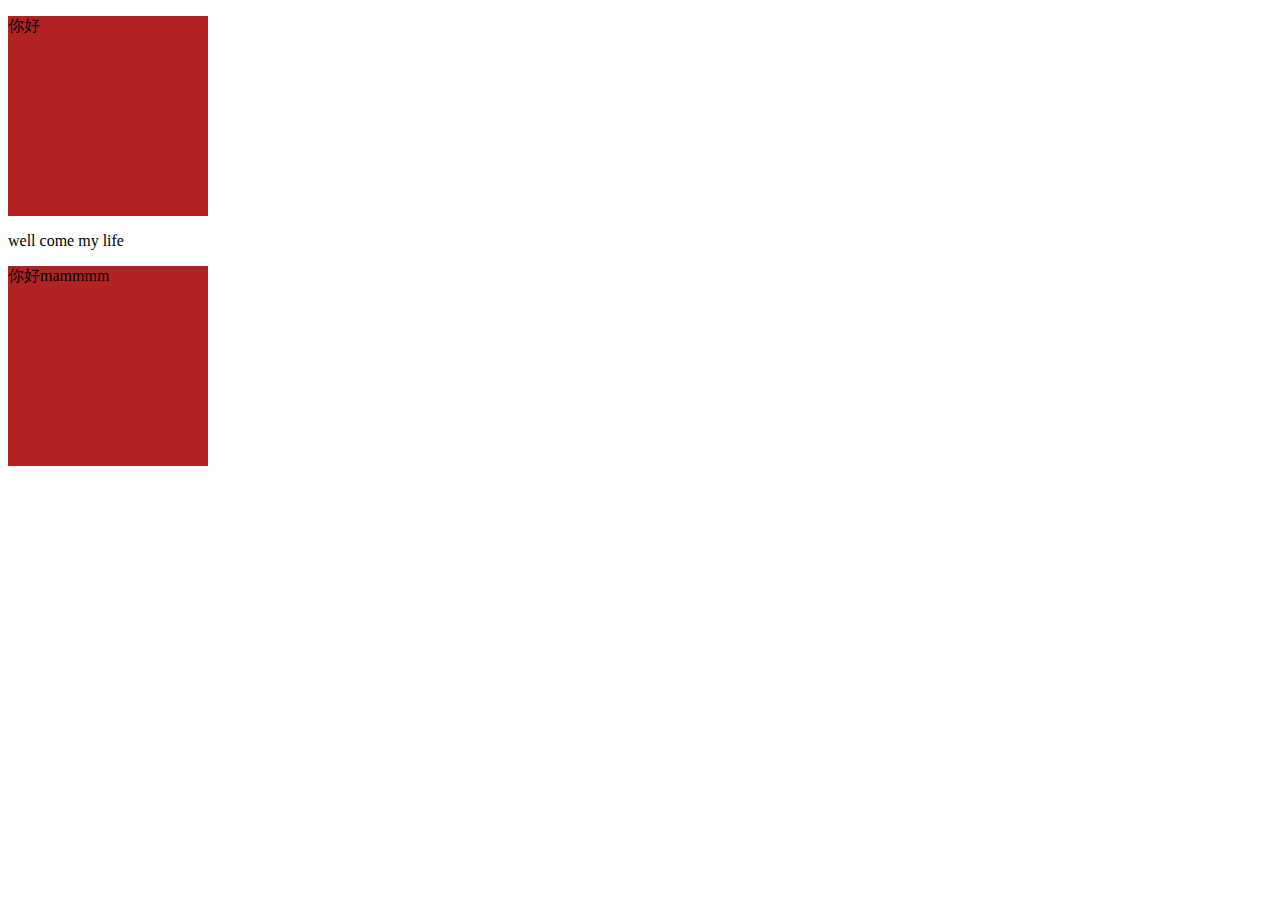
<file: index.html>
<!DOCTYPE html>
<html>
	<head>
		<meta charset="utf-8" />
		<title></title>
		<link rel="stylesheet" href="src/style.css" />
	</head>
	<body>

		<p>你好</p>
		<div>well come my life</div>

		<p>你好mammmm</p>
		

	</body>
</html>
</file>
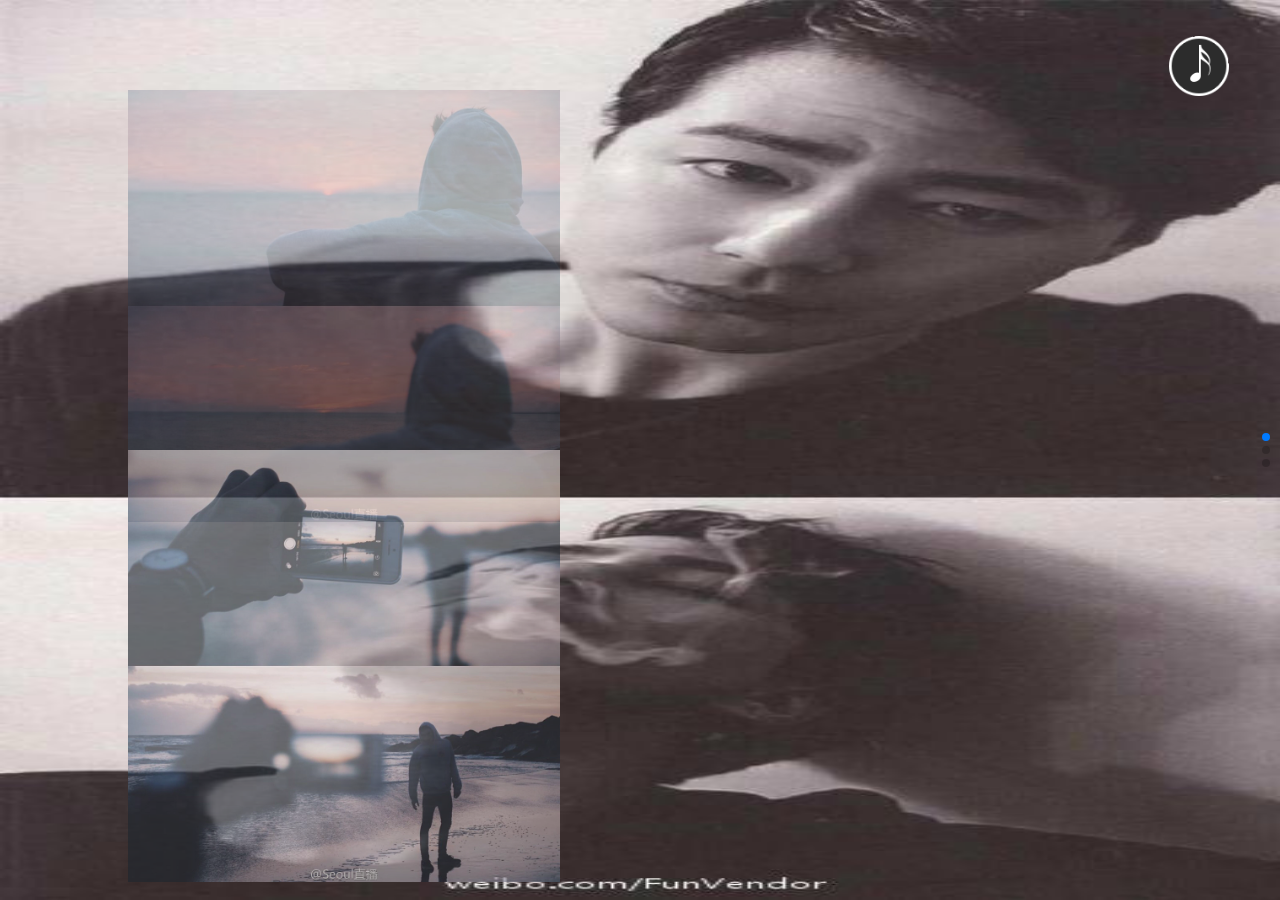
<file: scene/index.html>
<!DOCTYPE html>
	<html>
	<head>
	    <meta charset="utf-8">
	    <meta name="viewport" content="width=device-width,initial-scale=1,minimum-scale=1,maximum-scale=1,user-scalable=no" />
	    <title></title>
	    <link rel="stylesheet" href="swiper/swiper-3.3.1.min.css" />
	    <link rel="stylesheet" href="css/scene.css" />
	    <link rel="stylesheet" href="swiper/animate.min.css" />
	    <link rel="stylesheet" href="font_6emg27ej2e6irudi/iconfont.css" />
	    <script type="text/javascript" src="js/scene.js" ></script>
	   
	</head>
	<body>
			<div class="audio">
				<img id="img" src="img/audio1.png" style="width: 60px;height: 60px;"/>
				<audio src="Morning.mp3" autoplay="autoplay"loop="loop"></audio>
			</div>
				<div class="swiper-container">
		            <div class="swiper-wrapper">
				        <div class="swiper-slide one">
				        	<div class="one_img ani" swiper-animate-effect="fadeInLeft" swiper-animate-
				        		duration="0.5s" swiper-animate-delay="0.3s"><img src="img/IMG_4464.JPG"/></div>
				        	<div class="one_img2 ani"swiper-animate-effect="fadeInRight" swiper-animate-
				        		duration="1.5s" swiper-animate-delay="1s"><img src="img/IMG_4466.JPG"/></div>			   
				        </div>
				        <div class="swiper-slide two">
				        	<div class="one_img ani" swiper-animate-effect="fadeInLeft" swiper-animate-
				        		duration="10s" swiper-animate-delay="0.3s">
				        	<p class="p"></p>
				        	<div id="bg"></div>
				        	<div class="one_img11 ani" swiper-animate-effect="fadeInLeft" swiper-animate-
				        		duration="0.5s" swiper-animate-delay="0.3s"><img src="img/IMG_5786.JPG"/></div>
			        		<div class="one_img22 ani" swiper-animate-effect="fadeInLeft" swiper-animate-
				        		duration="0.5s" swiper-animate-delay="0.8s"><img src="img/IMG_5787.JPG"/></div>
			        		<div class="one_img33 ani" swiper-animate-effect="fadeInRight" swiper-animate-
				        		duration="0.5s" swiper-animate-delay="1.3s"><img src="img/IMG_5788.JPG"/></div>
			        		<div class="one_img44 ani" swiper-animate-effect="fadeInRight" swiper-animate-
				        		duration="0.5s" swiper-animate-delay="1.8s"><img src="img/IMG_5789.JPG"/></div>
				        	
				        	</div>
				        </div>
				        <div class="swiper-slide three">
				        	<div class="one_img ani" swiper-animate-effect="fadeInLeft" swiper-animate-
				        		duration="0.5s" swiper-animate-delay="0.3s"><p>1.从前有座山，山里有个庙，庙里有个老和尚
				        		 老和尚说：“来啊，快活啊！反正有大把时光”</p></div>
			        		 <div class="one_img ani" swiper-animate-effect="fadeInLeft" swiper-animate-
			        			duration="0.5s" swiper-animate-delay="2s"><p>2.有一天鸽子和青蛙相遇了，鸽子说：“姑姑”
			        			青蛙说：“过儿”</p></div>
			        		<div class="one_img ani" swiper-animate-effect="fadeInLeft" swiper-animate-
			        			duration="0.5s" swiper-animate-delay="3s"><p>3.吃葡萄不吐葡萄皮，不吃葡萄
			        			你给我滚一边去！</p></div>
			        		<div class="one_img ani" swiper-animate-effect="fadeInLeft" swiper-animate-
			        			duration="0.5s" swiper-animate-delay="4s"><p>4.牛郎年年念刘娘，刘娘：“不约”</p></div>
				        		 
		        		    <div class="one_img3 ani" swiper-animate-effect="bounceIn" swiper-animate-
			        		     duration="0.5s" swiper-animate-delay="6S"><img src="img/IMG_5658.JPG"/></div>
				        		 
				        </div>
				    </div>
				    <!-- 如果需要分页器 -->
				    <div class="swiper-pagination"></div>
				    <div class="swiper-scrollbar"></div>
		
			</div>
		<script type="text/javascript" src="swiper/swiper-3.3.1.min.js" ></script>
		<script type="text/javascript" src="swiper/swiper.animate1.0.2.min.js" ></script>
		<script type="text/javascript" src="swiper/jquery-1.11.0.min.js" ></script>
		<script type="text/javascript">
				 var mySwiper = new Swiper ('.swiper-container', {
				    direction: 'vertical',
				    loop: true,
				    
				    // 如果需要分页器
				    pagination: '.swiper-pagination',
				     scrollbar: '.swiper-scrollbar',
				    
				    onInit: function(swiper){ //Swiper2.x的初始化是onFirstInit
			  			swiperAnimateCache(swiper); //隐藏动画元素 
					    swiperAnimate(swiper); //初始化完成开始动画
					 }, 
						 onSlideChangeEnd: function(swiper){ 
						    swiperAnimate(swiper); //每个slide切换结束时也运行当前slide动画
					  } 
						   
		  })  
		  
		  $("audio")[0].play();		  
		  $(".audio").click(function(){
		  	//animationPlayState
		  	if($(".audio").css("animationPlayState")=="running"){
		  		$(this).css("animationPlayState","paused");
		  		$("#img").attr("src","img/audio2.png");
		  		$("audio")[0].pause();		  		
		  	}else{
		  		$(this).css("animationPlayState","running");
		  		$("#img").attr("src","img/audio1.png");
		  		$("audio")[0].play();	
		  	}
		  })
		  
		  
		   setInterval(func,1500);
		   setInterval(func,2000);
			function func(){
			 $(".p").empty();
			 
			    var a=[1,2,3,4,5,6,7,8,9,10,1,2,3,4,5,6,7,8,9,10,1,2,3,4,5,6,7,8,9,10,1,2,3,4,5,6,7,8,9,10,1,2,3,4,5,6,7,8,
			    9,10,1,2,3,4,5,6,7,8,9,10,1,2,3,4,5,6,7,8,9,10];
			    var b=["red","pink","gold","blue","yellow","green","fuchsia","salmon","firebrick","blueviolet"]
			    $.each(a, function(indes,val) {
			    	var x=$("<span class='icon iconfont icon-star-outline'></span>");
			    	//随机数
			    	var num=parseInt(Math.random()*15);
			    	var num2=parseInt(Math.random());
			    	x.css({"color":b[num],"font-size":"40px"});
			    	x.animate({"top":num*num*5,"left":num2*num2},0)
				    $(".p").append(x);
				
			    });
			}
			func()
		</script>
	</body>
	</html>
</file>
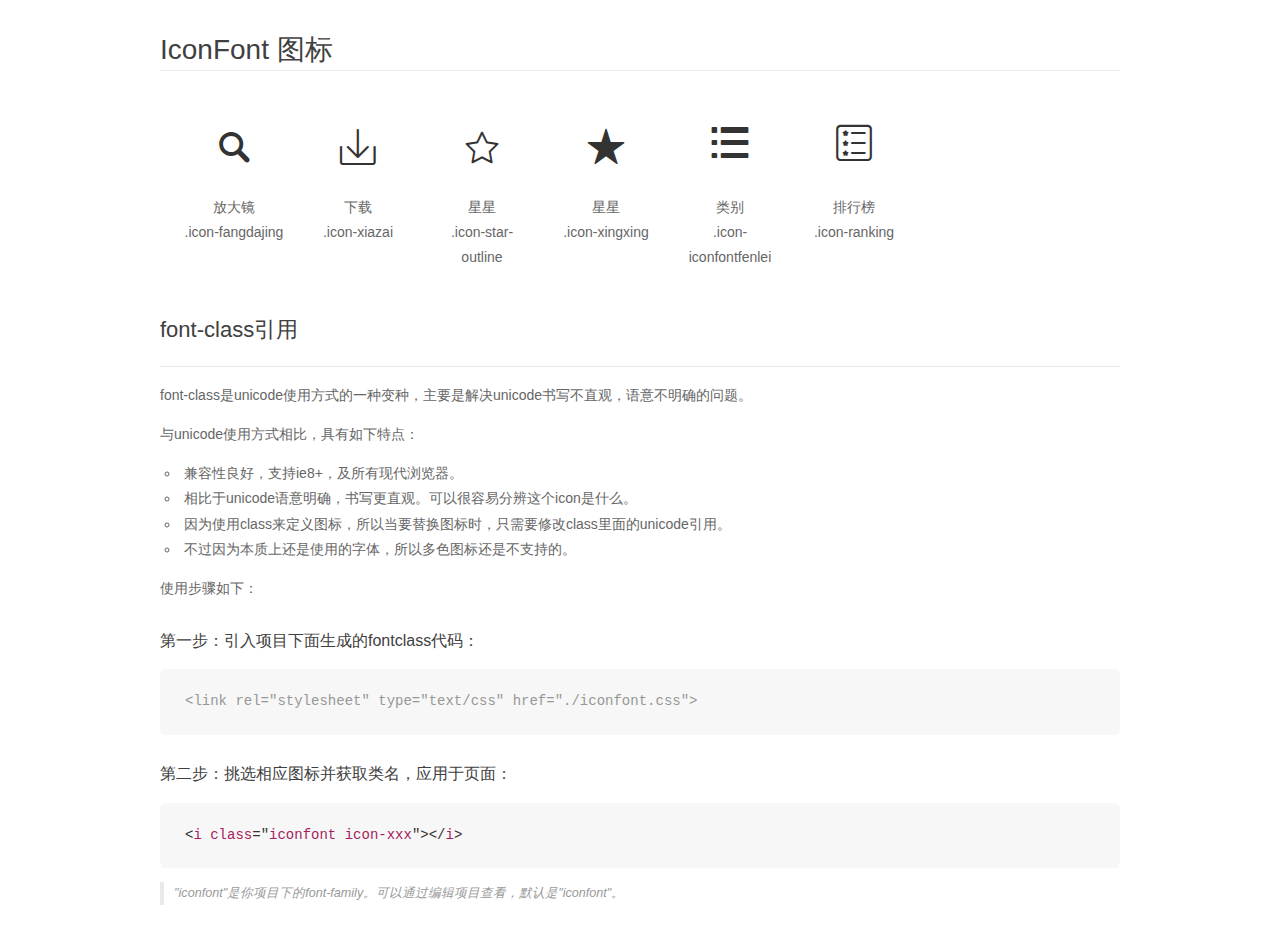
<file: scene/font_6emg27ej2e6irudi/demo_fontclass.html>
<!DOCTYPE html>
<html>
<head>
    <meta charset="utf-8"/>
    <title>IconFont</title>
    <link rel="stylesheet" href="demo.css">
    <link rel="stylesheet" href="iconfont.css">
</head>
<body>
    <div class="main markdown">
        <h1>IconFont 图标</h1>
        <ul class="icon_lists clear">
            
                <li>
                <i class="icon iconfont icon-fangdajing"></i>
                    <div class="name">放大镜</div>
                    <div class="fontclass">.icon-fangdajing</div>
                </li>
            
                <li>
                <i class="icon iconfont icon-xiazai"></i>
                    <div class="name">下载</div>
                    <div class="fontclass">.icon-xiazai</div>
                </li>
            
                <li>
                <i class="icon iconfont icon-star-outline"></i>
                    <div class="name">星星</div>
                    <div class="fontclass">.icon-star-outline</div>
                </li>
            
                <li>
                <i class="icon iconfont icon-xingxing"></i>
                    <div class="name">星星</div>
                    <div class="fontclass">.icon-xingxing</div>
                </li>
            
                <li>
                <i class="icon iconfont icon-iconfontfenlei"></i>
                    <div class="name">类别</div>
                    <div class="fontclass">.icon-iconfontfenlei</div>
                </li>
            
                <li>
                <i class="icon iconfont icon-ranking"></i>
                    <div class="name">排行榜</div>
                    <div class="fontclass">.icon-ranking</div>
                </li>
            
        </ul>

        <h2 id="font-class-">font-class引用</h2>
        <hr>

        <p>font-class是unicode使用方式的一种变种，主要是解决unicode书写不直观，语意不明确的问题。</p>
        <p>与unicode使用方式相比，具有如下特点：</p>
        <ul>
        <li>兼容性良好，支持ie8+，及所有现代浏览器。</li>
        <li>相比于unicode语意明确，书写更直观。可以很容易分辨这个icon是什么。</li>
        <li>因为使用class来定义图标，所以当要替换图标时，只需要修改class里面的unicode引用。</li>
        <li>不过因为本质上还是使用的字体，所以多色图标还是不支持的。</li>
        </ul>
        <p>使用步骤如下：</p>
        <h3 id="-fontclass-">第一步：引入项目下面生成的fontclass代码：</h3>


        <pre><code class="lang-js hljs javascript"><span class="hljs-comment">&lt;link rel="stylesheet" type="text/css" href="./iconfont.css"&gt;</span></code></pre>
        <h3 id="-">第二步：挑选相应图标并获取类名，应用于页面：</h3>
        <pre><code class="lang-css hljs">&lt;<span class="hljs-selector-tag">i</span> <span class="hljs-selector-tag">class</span>="<span class="hljs-selector-tag">iconfont</span> <span class="hljs-selector-tag">icon-xxx</span>"&gt;&lt;/<span class="hljs-selector-tag">i</span>&gt;</code></pre>
        <blockquote>
        <p>"iconfont"是你项目下的font-family。可以通过编辑项目查看，默认是"iconfont"。</p>
        </blockquote>
    </div>
</body>
</html>
</file>
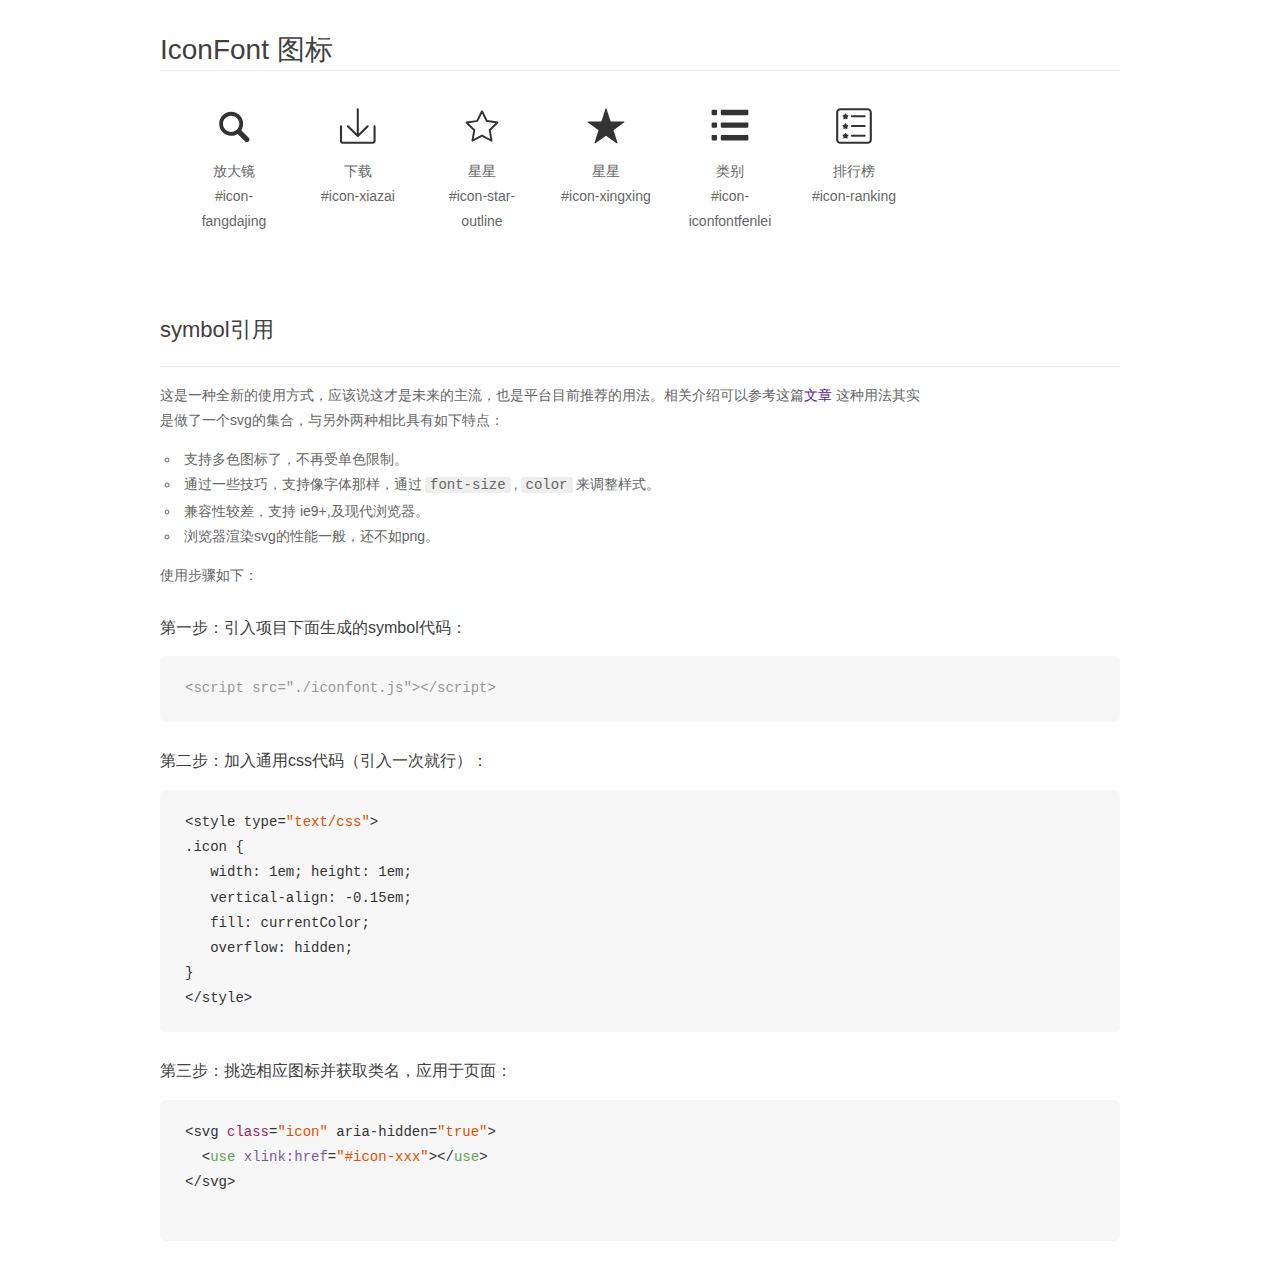
<file: scene/font_6emg27ej2e6irudi/demo_symbol.html>
<!DOCTYPE html>
<html>
<head>
    <meta charset="utf-8"/>
    <title>IconFont</title>
    <link rel="stylesheet" href="demo.css">
    <script src="iconfont.js"></script>

    <style type="text/css">
        .icon {
          /* 通过设置 font-size 来改变图标大小 */
          width: 1em; height: 1em;
          /* 图标和文字相邻时，垂直对齐 */
          vertical-align: -0.15em;
          /* 通过设置 color 来改变 SVG 的颜色/fill */
          fill: currentColor;
          /* path 和 stroke 溢出 viewBox 部分在 IE 下会显示
             normalize.css 中也包含这行 */
          overflow: hidden;
        }

    </style>
</head>
<body>
    <div class="main markdown">
        <h1>IconFont 图标</h1>
        <ul class="icon_lists clear">
            
                <li>
                    <svg class="icon" aria-hidden="true">
                        <use xlink:href="#icon-fangdajing"></use>
                    </svg>
                    <div class="name">放大镜</div>
                    <div class="fontclass">#icon-fangdajing</div>
                </li>
            
                <li>
                    <svg class="icon" aria-hidden="true">
                        <use xlink:href="#icon-xiazai"></use>
                    </svg>
                    <div class="name">下载</div>
                    <div class="fontclass">#icon-xiazai</div>
                </li>
            
                <li>
                    <svg class="icon" aria-hidden="true">
                        <use xlink:href="#icon-star-outline"></use>
                    </svg>
                    <div class="name">星星</div>
                    <div class="fontclass">#icon-star-outline</div>
                </li>
            
                <li>
                    <svg class="icon" aria-hidden="true">
                        <use xlink:href="#icon-xingxing"></use>
                    </svg>
                    <div class="name">星星</div>
                    <div class="fontclass">#icon-xingxing</div>
                </li>
            
                <li>
                    <svg class="icon" aria-hidden="true">
                        <use xlink:href="#icon-iconfontfenlei"></use>
                    </svg>
                    <div class="name">类别</div>
                    <div class="fontclass">#icon-iconfontfenlei</div>
                </li>
            
                <li>
                    <svg class="icon" aria-hidden="true">
                        <use xlink:href="#icon-ranking"></use>
                    </svg>
                    <div class="name">排行榜</div>
                    <div class="fontclass">#icon-ranking</div>
                </li>
            
        </ul>


        <h2 id="symbol-">symbol引用</h2>
        <hr>

        <p>这是一种全新的使用方式，应该说这才是未来的主流，也是平台目前推荐的用法。相关介绍可以参考这篇<a href="">文章</a>
        这种用法其实是做了一个svg的集合，与另外两种相比具有如下特点：</p>
        <ul>
          <li>支持多色图标了，不再受单色限制。</li>
          <li>通过一些技巧，支持像字体那样，通过<code>font-size</code>,<code>color</code>来调整样式。</li>
          <li>兼容性较差，支持 ie9+,及现代浏览器。</li>
          <li>浏览器渲染svg的性能一般，还不如png。</li>
        </ul>
        <p>使用步骤如下：</p>
        <h3 id="-symbol-">第一步：引入项目下面生成的symbol代码：</h3>
        <pre><code class="lang-js hljs javascript"><span class="hljs-comment">&lt;script src="./iconfont.js"&gt;&lt;/script&gt;</span></code></pre>
        <h3 id="-css-">第二步：加入通用css代码（引入一次就行）：</h3>
        <pre><code class="lang-js hljs javascript">&lt;style type=<span class="hljs-string">"text/css"</span>&gt;
.icon {
   width: <span class="hljs-number">1</span>em; height: <span class="hljs-number">1</span>em;
   vertical-align: <span class="hljs-number">-0.15</span>em;
   fill: currentColor;
   overflow: hidden;
}
&lt;<span class="hljs-regexp">/style&gt;</span></code></pre>
        <h3 id="-">第三步：挑选相应图标并获取类名，应用于页面：</h3>
        <pre><code class="lang-js hljs javascript">&lt;svg <span class="hljs-class"><span class="hljs-keyword">class</span></span>=<span class="hljs-string">"icon"</span> aria-hidden=<span class="hljs-string">"true"</span>&gt;<span class="xml"><span class="hljs-tag">
  &lt;<span class="hljs-name">use</span> <span class="hljs-attr">xlink:href</span>=<span class="hljs-string">"#icon-xxx"</span>&gt;</span><span class="hljs-tag">&lt;/<span class="hljs-name">use</span>&gt;</span>
</span>&lt;<span class="hljs-regexp">/svg&gt;
        </span></code></pre>
    </div>
</body>
</html>
</file>
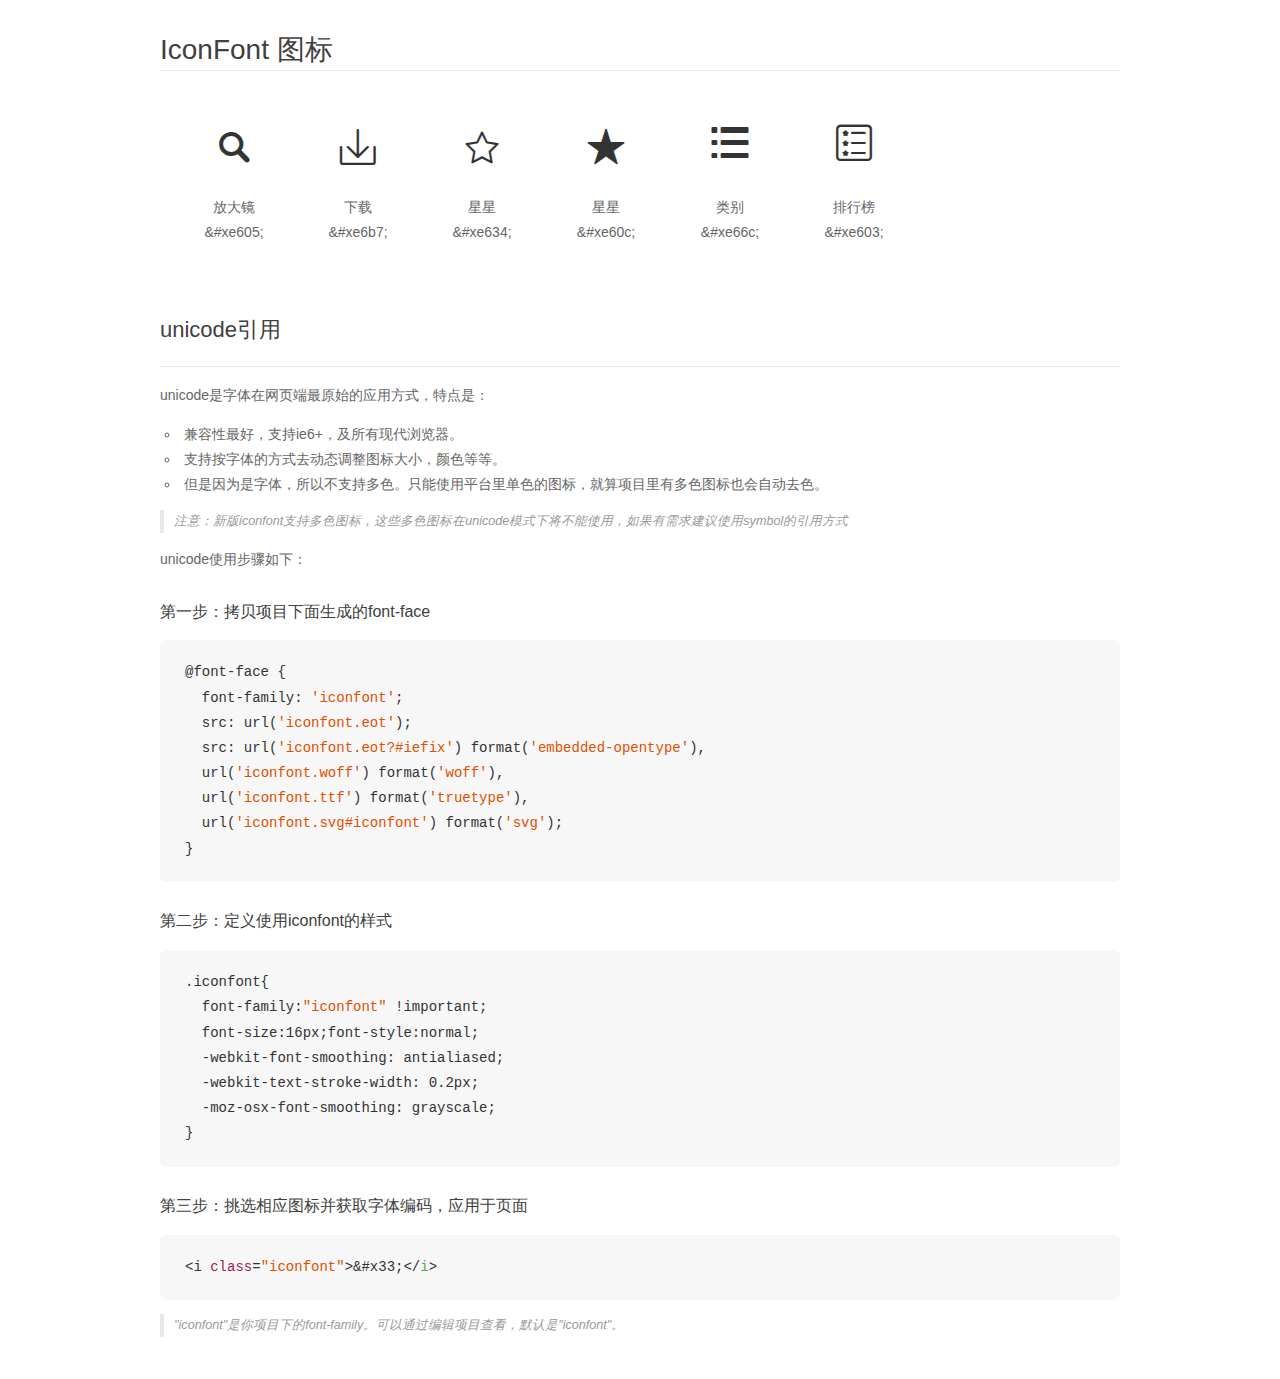
<file: scene/font_6emg27ej2e6irudi/demo_unicode.html>
<!DOCTYPE html>
<html>
<head>
    <meta charset="utf-8"/>
    <title>IconFont</title>
    <link rel="stylesheet" href="demo.css">

    <style type="text/css">

        @font-face {font-family: "iconfont";
          src: url('iconfont.eot'); /* IE9*/
          src: url('iconfont.eot#iefix') format('embedded-opentype'), /* IE6-IE8 */
          url('iconfont.woff') format('woff'), /* chrome, firefox */
          url('iconfont.ttf') format('truetype'), /* chrome, firefox, opera, Safari, Android, iOS 4.2+*/
          url('iconfont.svg#iconfont') format('svg'); /* iOS 4.1- */
        }

        .iconfont {
          font-family:"iconfont" !important;
          font-size:16px;
          font-style:normal;
          -webkit-font-smoothing: antialiased;
          -webkit-text-stroke-width: 0.2px;
          -moz-osx-font-smoothing: grayscale;
        }

    </style>
</head>
<body>
    <div class="main markdown">
        <h1>IconFont 图标</h1>
        <ul class="icon_lists clear">
            
                <li>
                <i class="icon iconfont">&#xe605;</i>
                    <div class="name">放大镜</div>
                    <div class="code">&amp;#xe605;</div>
                </li>
            
                <li>
                <i class="icon iconfont">&#xe6b7;</i>
                    <div class="name">下载</div>
                    <div class="code">&amp;#xe6b7;</div>
                </li>
            
                <li>
                <i class="icon iconfont">&#xe634;</i>
                    <div class="name">星星</div>
                    <div class="code">&amp;#xe634;</div>
                </li>
            
                <li>
                <i class="icon iconfont">&#xe60c;</i>
                    <div class="name">星星</div>
                    <div class="code">&amp;#xe60c;</div>
                </li>
            
                <li>
                <i class="icon iconfont">&#xe66c;</i>
                    <div class="name">类别</div>
                    <div class="code">&amp;#xe66c;</div>
                </li>
            
                <li>
                <i class="icon iconfont">&#xe603;</i>
                    <div class="name">排行榜</div>
                    <div class="code">&amp;#xe603;</div>
                </li>
            
        </ul>
        <h2 id="unicode-">unicode引用</h2>
        <hr>

        <p>unicode是字体在网页端最原始的应用方式，特点是：</p>
        <ul>
        <li>兼容性最好，支持ie6+，及所有现代浏览器。</li>
        <li>支持按字体的方式去动态调整图标大小，颜色等等。</li>
        <li>但是因为是字体，所以不支持多色。只能使用平台里单色的图标，就算项目里有多色图标也会自动去色。</li>
        </ul>
        <blockquote>
        <p>注意：新版iconfont支持多色图标，这些多色图标在unicode模式下将不能使用，如果有需求建议使用symbol的引用方式</p>
        </blockquote>
        <p>unicode使用步骤如下：</p>
        <h3 id="-font-face">第一步：拷贝项目下面生成的font-face</h3>
        <pre><code class="lang-js hljs javascript">@font-face {
  font-family: <span class="hljs-string">'iconfont'</span>;
  src: url(<span class="hljs-string">'iconfont.eot'</span>);
  src: url(<span class="hljs-string">'iconfont.eot?#iefix'</span>) format(<span class="hljs-string">'embedded-opentype'</span>),
  url(<span class="hljs-string">'iconfont.woff'</span>) format(<span class="hljs-string">'woff'</span>),
  url(<span class="hljs-string">'iconfont.ttf'</span>) format(<span class="hljs-string">'truetype'</span>),
  url(<span class="hljs-string">'iconfont.svg#iconfont'</span>) format(<span class="hljs-string">'svg'</span>);
}
</code></pre>
        <h3 id="-iconfont-">第二步：定义使用iconfont的样式</h3>
        <pre><code class="lang-js hljs javascript">.iconfont{
  font-family:<span class="hljs-string">"iconfont"</span> !important;
  font-size:<span class="hljs-number">16</span>px;font-style:normal;
  -webkit-font-smoothing: antialiased;
  -webkit-text-stroke-width: <span class="hljs-number">0.2</span>px;
  -moz-osx-font-smoothing: grayscale;
}
</code></pre>
        <h3 id="-">第三步：挑选相应图标并获取字体编码，应用于页面</h3>
        <pre><code class="lang-js hljs javascript">&lt;i <span class="hljs-class"><span class="hljs-keyword">class</span></span>=<span class="hljs-string">"iconfont"</span>&gt;&amp;#x33;<span class="xml"><span class="hljs-tag">&lt;/<span class="hljs-name">i</span>&gt;</span></span></code></pre>

        <blockquote>
        <p>"iconfont"是你项目下的font-family。可以通过编辑项目查看，默认是"iconfont"。</p>
        </blockquote>
    </div>


</body>
</html>
</file>
<file: src/style.css>
p{
	width: 200px;
	height: 200px;
	background: firebrick;
}
</file>
<file: scene/font_6emg27ej2e6irudi/iconfont.css>
@font-face {font-family: "iconfont";
  src: url('iconfont.eot?t=1487752334180'); /* IE9*/
  src: url('iconfont.eot?t=1487752334180#iefix') format('embedded-opentype'), /* IE6-IE8 */
  url('iconfont.woff?t=1487752334180') format('woff'), /* chrome, firefox */
  url('iconfont.ttf?t=1487752334180') format('truetype'), /* chrome, firefox, opera, Safari, Android, iOS 4.2+*/
  url('iconfont.svg?t=1487752334180#iconfont') format('svg'); /* iOS 4.1- */
}

.iconfont {
  font-family:"iconfont" !important;
  font-size:16px;
  font-style:normal;
  -webkit-font-smoothing: antialiased;
  -moz-osx-font-smoothing: grayscale;
}

.icon-fangdajing:before { content: "\e605"; }

.icon-xiazai:before { content: "\e6b7"; }

.icon-star-outline:before { content: "\e634"; }

.icon-xingxing:before { content: "\e60c"; }

.icon-iconfontfenlei:before { content: "\e66c"; }

.icon-ranking:before { content: "\e603"; }
</file>
<file: scene/css/scene.css>
*{
	margin: 0;
	padding: 0;
}
html,body{
	height: 100%;
	width: 100%;
	overflow: hidden;
	}
.swiper-container{
	height: 100%;
	width: 100%;
}
.swiper-slide{
	height: 100%;
	width: 100%;
}
.one{
	/*background: goldenrod;*/
	background:url(../img/IMG_2914.JPG) no-repeat;
	background-size: 100% 100%;
	position: relative;
}
.one_img{
	width: 8rem;
	position: absolute;
	top: 10%;
	left: 10%;
	opacity: 0.5;	
}
.one_img img{
	width: 100%;
	display: block;
	opacity: 0.6;
}
.one_img2{
	width: 8rem;
	position: absolute;
	top: 50%;
	left: 10%;
	z-index: 1;
	opacity: 0.8;
}
.one_img2 img{
	width: 100%;
	display: block;
	opacity: 0.8;
}
.one_img3{
	width: 8rem;
	position: absolute;
	top: 50%;
	left: 10%;	
	z-index: 1;
}
.one_img3 img{
	width: 100%;
	height: 8rem;
	border-radius: 5rem;
	display: block;
	
}
.audio{
	width: ;
	position: fixed;
	top: 4%;
	right: 4%;
	z-index: 10;
	-webkit-animation: music 5s linear infinite;
}
@-webkit-keyframes music{
	from{transform: rotate(0deg);}
	to{transform: rotate(360deg);}
}
@-moz-keyframesmusic{
	from{transform: rotate(0deg);}
	to{transform: rotate(360deg);}
}
@-ms-keyframesmusic{
	from{transform: rotate(0deg);}
	to{transform: rotate(360deg);}
}
.two{
	background: url(../img/IMG_3632.JPG);
	background-size: cover;
	position: relative;
}
.three{
	background: url(../img/IMG_2913.JPG);
	background-size: 100% 100%;
	position: relative;
}
span{
	position: relative;
	animation: fn 1s infinite;
	}
@keyframes fn{
		0%{opacity: 1}
		50%{opacity: 0.5;}
		100%{opacity: 0;}
	}
.p{
	position: absolute;
	left: -5rem;
	width: 50rem;
	height: 50rem;
	display: block;
	/*background: black;*/
}
.one_img p{
	font-size: 0.5rem;
	font-weight: bold;
	color: white;
}
 .three .one_img:nth-child(2){
	margin-top: 2.2rem;
}

.three .one_img:nth-child(3){
	margin-top: 4rem;
}
.three .one_img:nth-child(4){
	margin-top: 5.6rem;
}
.two{
	 width: 100%;
	-webkit-animation: bg 20s linear;
	position: relative;
}
@-webkit-keyframes bg{
	15%{
		background: url(../img/IMG_3088.JPG) no-repeat;
		background-size: cover;
	}
	65%{
		background: url(../img/IMG_3633.JPG) no-repeat;
		background-size: cover;
		}
	100%{
		background: url(../img/IMG_3632.JPG) no-repeat;
		background-size: cover;
	}
}
.one_img11{
	width: 4rem;
	height: 4rem;
	position: absolute;
	top: 2rem;
	left: 0.2rem;	
	z-index: 1;
}
.one_img11 img{
	width: 100%;
	height: 100%;
	display: block;
	border-top-left-radius: 5rem;
}
.one_img22{
	width: 4rem;
	height: 4rem;
	position: absolute;
	top:6rem;
	left: 0.2rem;	
	z-index: 1;
}
.one_img22 img{
	width: 100%;
	height: 100%;
	display: block;
	border-bottom-left-radius: 5rem;
}
.one_img33{
	width: 4rem;
	height: 4rem;
	position: absolute;
	top: 2rem;
	left: 4.19rem;	
	z-index: 1;
}
.one_img33 img{
	width: 100%;
	height: 100%;
	display: block;
	border-top-right-radius: 5rem;
}
.one_img44{
	width: 4rem;
	height: 4rem;
	position: absolute;
	top: 6rem;
	left: 4.19rem;	
	z-index: 1;
}
.one_img44 img{
	width: 100%;
	height: 100%;
	display: block;
	border-bottom-right-radius: 5rem;
}
</file>
<file: scene/font_6emg27ej2e6irudi/demo.css>
*{margin: 0;padding: 0;list-style: none;}
/*
KISSY CSS Reset
理念：1. reset 的目的不是清除浏览器的默认样式，这仅是部分工作。清除和重置是紧密不可分的。
2. reset 的目的不是让默认样式在所有浏览器下一致，而是减少默认样式有可能带来的问题。
3. reset 期望提供一套普适通用的基础样式。但没有银弹，推荐根据具体需求，裁剪和修改后再使用。
特色：1. 适应中文；2. 基于最新主流浏览器。
维护：玉伯<lifesinger@gmail.com>, 正淳<ragecarrier@gmail.com>
 */

/** 清除内外边距 **/
body, h1, h2, h3, h4, h5, h6, hr, p, blockquote, /* structural elements 结构元素 */
dl, dt, dd, ul, ol, li, /* list elements 列表元素 */
pre, /* text formatting elements 文本格式元素 */
form, fieldset, legend, button, input, textarea, /* form elements 表单元素 */
th, td /* table elements 表格元素 */ {
  margin: 0;
  padding: 0;
}

/** 设置默认字体 **/
body,
button, input, select, textarea /* for ie */ {
  font: 12px/1.5 tahoma, arial, \5b8b\4f53, sans-serif;
}
h1, h2, h3, h4, h5, h6 { font-size: 100%; }
address, cite, dfn, em, var { font-style: normal; } /* 将斜体扶正 */
code, kbd, pre, samp { font-family: courier new, courier, monospace; } /* 统一等宽字体 */
small { font-size: 12px; } /* 小于 12px 的中文很难阅读，让 small 正常化 */

/** 重置列表元素 **/
ul, ol { list-style: none; }

/** 重置文本格式元素 **/
a { text-decoration: none; }
a:hover { text-decoration: underline; }


/** 重置表单元素 **/
legend { color: #000; } /* for ie6 */
fieldset, img { border: 0; } /* img 搭车：让链接里的 img 无边框 */
button, input, select, textarea { font-size: 100%; } /* 使得表单元素在 ie 下能继承字体大小 */
/* 注：optgroup 无法扶正 */

/** 重置表格元素 **/
table { border-collapse: collapse; border-spacing: 0; }

/* 清除浮动 */
.ks-clear:after, .clear:after {
  content: '\20';
  display: block;
  height: 0;
  clear: both;
}
.ks-clear, .clear {
  *zoom: 1;
}

.main {
  padding: 30px 100px;
width: 960px;
margin: 0 auto;
}
.main h1{font-size:36px; color:#333; text-align:left;margin-bottom:30px; border-bottom: 1px solid #eee;}

.helps{margin-top:40px;}
.helps pre{
  padding:20px;
  margin:10px 0;
  border:solid 1px #e7e1cd;
  background-color: #fffdef;
  overflow: auto;
}

.icon_lists{
  width: 100% !important;

}

.icon_lists li{
  float:left;
  width: 100px;
  height:180px;
  text-align: center;
  list-style: none !important;
}
.icon_lists .icon{
  font-size: 42px;
  line-height: 100px;
  margin: 10px 0;
  color:#333;
  -webkit-transition: font-size 0.25s ease-out 0s;
  -moz-transition: font-size 0.25s ease-out 0s;
  transition: font-size 0.25s ease-out 0s;

}
.icon_lists .icon:hover{
  font-size: 100px;
}



.markdown {
  color: #666;
  font-size: 14px;
  line-height: 1.8;
}

.highlight {
  line-height: 1.5;
}

.markdown img {
  vertical-align: middle;
  max-width: 100%;
}

.markdown h1 {
  color: #404040;
  font-weight: 500;
  line-height: 40px;
  margin-bottom: 24px;
}

.markdown h2,
.markdown h3,
.markdown h4,
.markdown h5,
.markdown h6 {
  color: #404040;
  margin: 1.6em 0 0.6em 0;
  font-weight: 500;
  clear: both;
}

.markdown h1 {
  font-size: 28px;
}

.markdown h2 {
  font-size: 22px;
}

.markdown h3 {
  font-size: 16px;
}

.markdown h4 {
  font-size: 14px;
}

.markdown h5 {
  font-size: 12px;
}

.markdown h6 {
  font-size: 12px;
}

.markdown hr {
  height: 1px;
  border: 0;
  background: #e9e9e9;
  margin: 16px 0;
  clear: both;
}

.markdown p,
.markdown pre {
  margin: 1em 0;
}

.markdown > p,
.markdown > blockquote,
.markdown > .highlight,
.markdown > ol,
.markdown > ul {
  width: 80%;
}

.markdown ul > li {
  list-style: circle;
}

.markdown > ul li,
.markdown blockquote ul > li {
  margin-left: 20px;
  padding-left: 4px;
}

.markdown > ul li p,
.markdown > ol li p {
  margin: 0.6em 0;
}

.markdown ol > li {
  list-style: decimal;
}

.markdown > ol li,
.markdown blockquote ol > li {
  margin-left: 20px;
  padding-left: 4px;
}

.markdown code {
  margin: 0 3px;
  padding: 0 5px;
  background: #eee;
  border-radius: 3px;
}

.markdown pre {
  border-radius: 6px;
  background: #f7f7f7;
  padding: 20px;
}

.markdown pre code {
  border: none;
  background: #f7f7f7;
  margin: 0;
}

.markdown strong,
.markdown b {
  font-weight: 600;
}

.markdown > table {
  border-collapse: collapse;
  border-spacing: 0px;
  empty-cells: show;
  border: 1px solid #e9e9e9;
  width: 95%;
  margin-bottom: 24px;
}

.markdown > table th {
  white-space: nowrap;
  color: #333;
  font-weight: 600;

}

.markdown > table th,
.markdown > table td {
  border: 1px solid #e9e9e9;
  padding: 8px 16px;
  text-align: left;
}

.markdown > table th {
  background: #F7F7F7;
}

.markdown blockquote {
  font-size: 90%;
  color: #999;
  border-left: 4px solid #e9e9e9;
  padding-left: 0.8em;
  margin: 1em 0;
  font-style: italic;
}

.markdown blockquote p {
  margin: 0;
}

.markdown .anchor {
  opacity: 0;
  transition: opacity 0.3s ease;
  margin-left: 8px;
}

.markdown .waiting {
  color: #ccc;
}

.markdown h1:hover .anchor,
.markdown h2:hover .anchor,
.markdown h3:hover .anchor,
.markdown h4:hover .anchor,
.markdown h5:hover .anchor,
.markdown h6:hover .anchor {
  opacity: 1;
  display: inline-block;
}

.markdown > br,
.markdown > p > br {
  clear: both;
}


.hljs {
  display: block;
  background: white;
  padding: 0.5em;
  color: #333333;
  overflow-x: auto;
}

.hljs-comment,
.hljs-meta {
  color: #969896;
}

.hljs-string,
.hljs-variable,
.hljs-template-variable,
.hljs-strong,
.hljs-emphasis,
.hljs-quote {
  color: #df5000;
}

.hljs-keyword,
.hljs-selector-tag,
.hljs-type {
  color: #a71d5d;
}

.hljs-literal,
.hljs-symbol,
.hljs-bullet,
.hljs-attribute {
  color: #0086b3;
}

.hljs-section,
.hljs-name {
  color: #63a35c;
}

.hljs-tag {
  color: #333333;
}

.hljs-title,
.hljs-attr,
.hljs-selector-id,
.hljs-selector-class,
.hljs-selector-attr,
.hljs-selector-pseudo {
  color: #795da3;
}

.hljs-addition {
  color: #55a532;
  background-color: #eaffea;
}

.hljs-deletion {
  color: #bd2c00;
  background-color: #ffecec;
}

.hljs-link {
  text-decoration: underline;
}

pre{
  background: #fff;
}
</file>
